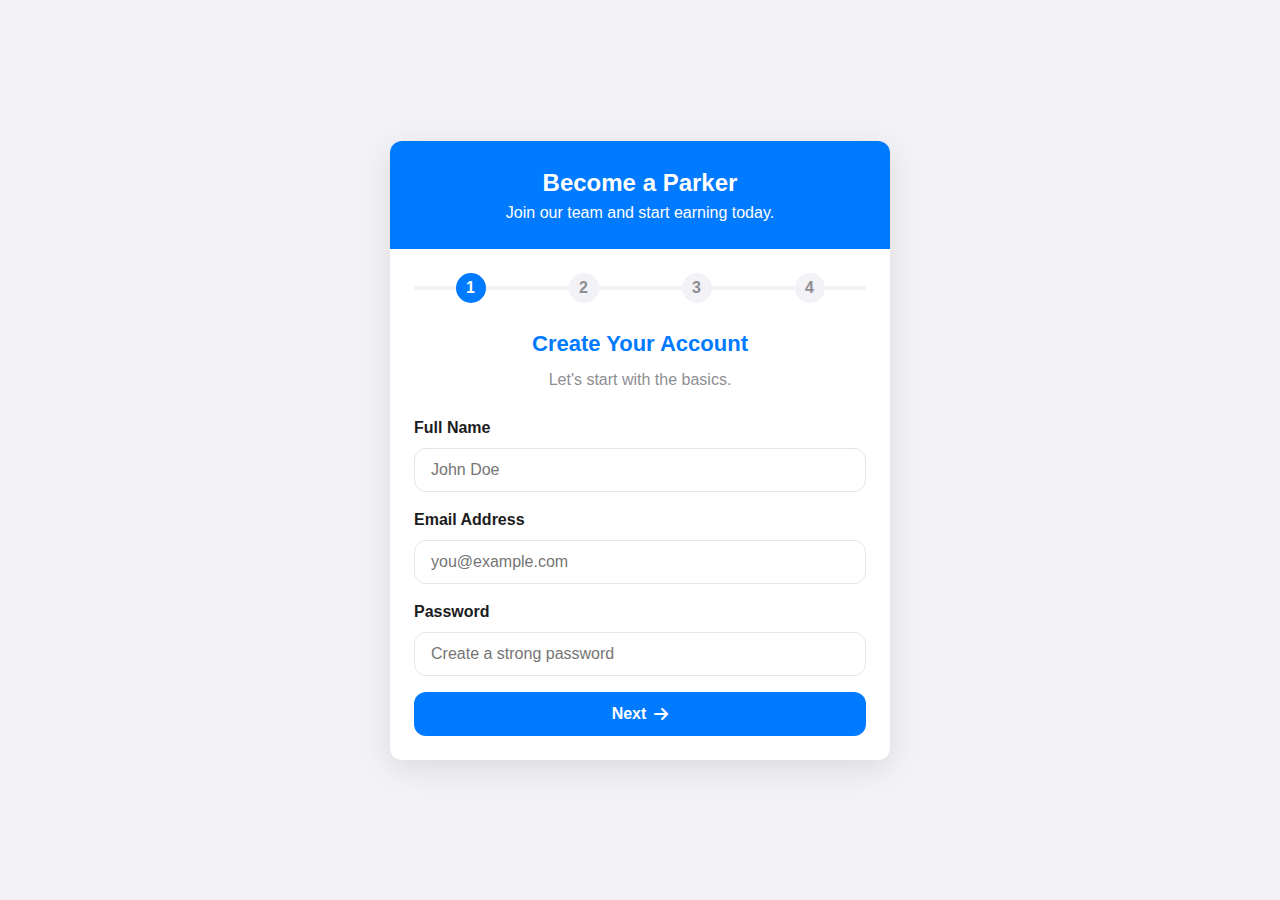
<file: parkr-valet (1)/signup (1).html>
<!DOCTYPE html>
<html lang="en">
<head>
    <meta charset="UTF-8">
    <meta name="viewport" content="width=device-width, initial-scale=1.0">
    <title>Become a Parker - Parkr Valet</title>
    <link href="https://cdnjs.cloudflare.com/ajax/libs/font-awesome/6.4.0/css/all.min.css" rel="stylesheet">
    <style>
        * {
            margin: 0;
            padding: 0;
            box-sizing: border-box;
            -webkit-tap-highlight-color: transparent;
        }

        :root {
            --primary-blue: #007AFF;
            --secondary-blue: #5AC8FA;
            --dark-blue: #0051D0;
            --light-blue: #E3F2FD;
            --white: #FFFFFF;
            --light-gray: #F2F2F7;
            --gray: #8E8E93;
            --dark-gray: #1C1C1E;
            --success: #34C759;
            --warning: #FF9500;
            --danger: #FF3B30;
            --shadow: rgba(0, 0, 0, 0.1);
            --border-radius: 12px;
            --spacing: 16px;
        }

        body {
            font-family: -apple-system, BlinkMacSystemFont, 'SF Pro Display', 'Segoe UI', Roboto, sans-serif;
            color: var(--dark-gray);
            line-height: 1.5;
            background: var(--light-gray);
            display: flex;
            justify-content: center;
            align-items: center;
            min-height: 100vh;
            padding: var(--spacing);
        }
        .signup-container {
            background: var(--white);
            border-radius: var(--border-radius);
            box-shadow: 0 8px 32px var(--shadow);
            max-width: 500px;
            width: 100%;
            overflow: hidden;
        }
        .signup-header {
            background: var(--primary-blue);
            color: var(--white);
            padding: 24px;
            text-align: center;
        }
        .signup-header h1 {
            font-size: 24px;
            font-weight: 700;
        }
        .signup-body {
            padding: 24px;
        }
        .form-group {
            margin-bottom: var(--spacing);
        }

        .form-group label {
            display: block;
            margin-bottom: 8px;
            font-weight: 600;
            color: var(--dark-gray);
        }

        .form-group input, .form-group select {
            width: 100%;
            padding: 12px 16px;
            border: 1.5px solid #E5E5EA;
            border-radius: var(--border-radius);
            font-size: 16px;
            transition: border-color 0.2s;
            background: var(--white);
        }

        .form-group input:focus, .form-group select:focus {
            outline: none;
            border-color: var(--primary-blue);
            box-shadow: 0 0 0 3px rgba(0, 122, 255, 0.1);
        }
         .btn {
            padding: 12px 20px;
            border-radius: var(--border-radius);
            text-decoration: none;
            font-weight: 600;
            font-size: 16px;
            transition: all 0.2s ease;
            border: none;
            cursor: pointer;
            display: inline-flex;
            align-items: center;
            justify-content: center;
            gap: 8px;
            min-height: 44px;
            position: relative;
            overflow: hidden;
            width: 100%;
        }

        .btn-primary {
            background: var(--primary-blue);
            color: var(--white);
        }

        .btn-primary:hover {
            background: var(--dark-blue);
        }

        .progress-bar {
            display: flex;
            justify-content: space-around;
            margin-bottom: 24px;
            position: relative;
        }
        .progress-step {
            width: 30px;
            height: 30px;
            background: var(--light-gray);
            border-radius: 50%;
            display: flex;
            align-items: center;
            justify-content: center;
            font-weight: 700;
            color: var(--gray);
            border: 2px solid var(--light-gray);
            transition: all 0.3s ease;
            z-index: 1;
        }
        .progress-bar::before {
            content: '';
            position: absolute;
            top: 50%;
            left: 0;
            transform: translateY(-50%);
            height: 4px;
            width: 100%;
            background-color: var(--light-gray);
            z-index: 0;
        }
        .progress-bar .progress {
            position: absolute;
            top: 50%;
            left: 0;
            transform: translateY(-50%);
            height: 4px;
            background-color: var(--primary-blue);
            width: 0%;
            z-index: 0;
            transition: width 0.3s ease;
        }
        .progress-step.active {
            background: var(--primary-blue);
            color: var(--white);
            border-color: var(--primary-blue);
        }
        .form-step {
            display: none;
        }
        .form-step.active {
            display: block;
            animation: fadeIn 0.5s ease-in-out;
        }
        @keyframes fadeIn {
            from { opacity: 0; transform: translateY(20px); }
            to { opacity: 1; transform: translateY(0); }
        }
        .step-title {
            font-size: 22px;
            font-weight: 700;
            color: var(--primary-blue);
            margin-bottom: 8px;
            text-align: center;
        }
        .step-subtitle {
            text-align: center;
            color: var(--gray);
            margin-bottom: 24px;
        }
        .button-group {
            display: flex;
            gap: 12px;
            margin-top: 24px;
        }
        .disclaimer {
            font-size: 12px;
            color: var(--gray);
            margin-top: 4px;
        }
        .checkbox-label {
            display: flex;
            align-items: center;
            gap: 8px;
            font-size: 14px;
        }
        .checkbox-label a {
            color: var(--primary-blue);
            text-decoration: none;
        }
        .checkbox-label a:hover {
            text-decoration: underline;
        }
        .file-input-wrapper {
            border: 2px dashed #E5E5EA;
            border-radius: var(--border-radius);
            padding: 20px;
            text-align: center;
            cursor: pointer;
            transition: all 0.2s;
        }
        .file-input-wrapper:hover {
            border-color: var(--primary-blue);
            background: var(--light-blue);
        }
        .file-input-wrapper .file-input-icon {
            font-size: 24px;
            color: var(--primary-blue);
            margin-bottom: 8px;
        }
        .file-input-wrapper input[type="file"] {
            display: none;
        }
        .success-animation {
            text-align: center;
            padding: 40px 20px;
        }
        .success-checkmark {
            width: 80px;
            height: 80px;
            background: var(--success);
            border-radius: 50%;
            display: flex;
            align-items: center;
            justify-content: center;
            margin: 0 auto 20px;
            animation: bounceIn 0.6s ease-out;
        }
        @keyframes bounceIn {
            0% { transform: scale(0.3); opacity: 0; }
            50% { transform: scale(1.05); }
            70% { transform: scale(0.9); }
            100% { transform: scale(1); opacity: 1; }
        }
    </style>
</head>
<body>
    <div class="signup-container">
        <div class="signup-header">
            <h1>Become a Parker</h1>
            <p>Join our team and start earning today.</p>
        </div>
        <div class="signup-body">
            <div class="progress-bar">
                <div class="progress"></div>
                <div class="progress-step active" data-step="1">1</div>
                <div class="progress-step" data-step="2">2</div>
                <div class="progress-step" data-step="3">3</div>
                <div class="progress-step" data-step="4">4</div>
            </div>

            <form id="signup-form" novalidate>
                <!-- Step 1: Account Creation -->
                <div id="step-1" class="form-step active">
                    <h2 class="step-title">Create Your Account</h2>
                    <p class="step-subtitle">Let's start with the basics.</p>
                    <div class="form-group">
                        <label for="fullname">Full Name</label>
                        <input type="text" id="fullname" name="fullname" placeholder="John Doe" required>
                    </div>
                    <div class="form-group">
                        <label for="email">Email Address</label>
                        <input type="email" id="email" name="email" placeholder="you@example.com" required>
                    </div>
                    <div class="form-group">
                        <label for="password">Password</label>
                        <input type="password" id="password" name="password" placeholder="Create a strong password" required>
                    </div>
                    <button type="button" class="btn btn-primary next-btn">Next <i class="fas fa-arrow-right"></i></button>
                </div>

                <!-- Step 2: Personal & Vehicle Information -->
                <div id="step-2" class="form-step">
                    <h2 class="step-title">Personal & Vehicle Details</h2>
                    <p class="step-subtitle">We need this information for your profile and for safety reasons.</p>
                    <div class="form-group">
                        <label for="dob">Date of Birth</label>
                        <input type="date" id="dob" name="dob" required>
                    </div>
                    <div class="form-group">
                        <label for="address">Full Address</label>
                        <input type="text" id="address" name="address" placeholder="123 Main St, Dallas, TX 75201" required>
                    </div>
                    <div class="form-group">
                        <label for="ssn">Social Security Number (SSN)</label>
                        <input type="text" id="ssn" name="ssn" placeholder="XXX-XX-XXXX" required>
                        <p class="disclaimer">Your SSN is required for background check purposes. It will be encrypted and handled securely.</p>
                    </div>
                    <div class="form-group">
                        <label for="driver_license">Driver's License Number</label>
                        <input type="text" id="driver_license" name="driver_license" placeholder="e.g., D12345678" required>
                    </div>
                    <hr style="margin: 24px 0; border: 1px solid var(--light-gray);">
                    <div class="form-group">
                        <label for="make">Vehicle Make</label>
                        <input type="text" id="make" name="make" placeholder="e.g., Toyota" required>
                    </div>
                    <div class="form-group">
                        <label for="model">Vehicle Model</label>
                        <input type="text" id="model" name="model" placeholder="e.g., Camry" required>
                    </div>
                    <div class="form-group">
                        <label for="year">Vehicle Year</label>
                        <input type="number" id="year" name="year" placeholder="e.g., 2020" min="2008" max="2025" required>
                        <p class="disclaimer">Vehicle must be year 2008 or newer.</p>
                    </div>
                    <div class="form-group">
                        <label for="license_plate">License Plate</label>
                        <input type="text" id="license_plate" name="license_plate" placeholder="e.g., ABC-1234" required>
                    </div>
                    <div class="button-group">
                        <button type="button" class="btn btn-secondary prev-btn"><i class="fas fa-arrow-left"></i> Previous</button>
                        <button type="button" class="btn btn-primary next-btn">Next <i class="fas fa-arrow-right"></i></button>
                    </div>
                </div>

                <!-- Step 3: Document Upload -->
                <div id="step-3" class="form-step">
                    <h2 class="step-title">Upload Documents</h2>
                    <p class="step-subtitle">Please provide clear photos of the following documents.</p>
                    <div class="form-group">
                        <label>Vehicle Registration</label>
                        <label for="registration" class="file-input-wrapper">
                            <div class="file-input-icon"><i class="fas fa-cloud-upload-alt"></i></div>
                            <span class="file-input-text">Click to upload or drag & drop</span>
                        </label>
                        <input type="file" id="registration" name="registration" required>
                    </div>
                    <div class="form-group">
                        <label>Proof of Insurance</label>
                        <label for="insurance" class="file-input-wrapper">
                            <div class="file-input-icon"><i class="fas fa-cloud-upload-alt"></i></div>
                            <span class="file-input-text">Click to upload or drag & drop</span>
                        </label>
                        <input type="file" id="insurance" name="insurance" required>
                    </div>
                    <div class="button-group">
                        <button type="button" class="btn btn-secondary prev-btn"><i class="fas fa-arrow-left"></i> Previous</button>
                        <button type="button" class="btn btn-primary next-btn">Next <i class="fas fa-arrow-right"></i></button>
                    </div>
                </div>

                <!-- Step 4: Agreements & Submission -->
                <div id="step-4" class="form-step">
                    <h2 class="step-title">Final Agreements</h2>
                    <p class="step-subtitle">Please review and agree to the following.</p>
                    <div class="form-group">
                        <label class="checkbox-label">
                            <input type="checkbox" name="terms" required>
                            I agree to the <a href="#" target="_blank">Terms of Service</a> and <a href="#" target="_blank">Privacy Policy</a>.
                        </label>
                    </div>
                    <div class="form-group">
                        <label class="checkbox-label">
                            <input type="checkbox" name="background_check" required>
                            I consent to a background check.
                        </label>
                    </div>
                    <div class="button-group">
                        <button type="button" class="btn btn-secondary prev-btn"><i class="fas fa-arrow-left"></i> Previous</button>
                        <button type="submit" class="btn btn-primary">Submit Application</button>
                    </div>
                </div>

                <!-- Step 5: Confirmation -->
                <div id="step-5" class="form-step">
                    <div class="success-animation">
                        <div class="success-checkmark">
                            <i class="fas fa-check" style="color: white; font-size: 32px;"></i>
                        </div>
                        <h2 class="step-title">Application Submitted!</h2>
                        <p class="step-subtitle">Thank you for applying to become a Parker. We are reviewing your application and will notify you via email within 3-5 business days.</p>
                        <a href="index.html" class="btn btn-primary">Back to Home</a>
                    </div>
                </div>
            </form>
        </div>
    </div>
    <script>
        document.addEventListener('DOMContentLoaded', function() {
            const form = document.getElementById('signup-form');
            const steps = Array.from(form.querySelectorAll('.form-step'));
            const nextButtons = form.querySelectorAll('.next-btn');
            const prevButtons = form.querySelectorAll('.prev-btn');
            const progressBar = document.querySelector('.progress-bar .progress');
            const progressSteps = document.querySelectorAll('.progress-step');

            let currentStep = 0;

            function updateProgress() {
                progressSteps.forEach((step, index) => {
                    if (index < currentStep + 1) {
                        step.classList.add('active');
                    } else {
                        step.classList.remove('active');
                    }
                });
                const progressPercentage = (currentStep / (progressSteps.length - 1)) * 100;
                progressBar.style.width = `${progressPercentage}%`;
            }

            function showStep(stepIndex) {
                steps.forEach((step, index) => {
                    step.classList.toggle('active', index === stepIndex);
                });
                updateProgress();
            }

            function validateStep(stepIndex) {
                const currentStepFields = steps[stepIndex].querySelectorAll('input[required]');
                let isValid = true;
                currentStepFields.forEach(field => {
                    if (!field.value.trim() || (field.type === 'checkbox' && !field.checked)) {
                        isValid = false;
                        field.style.borderColor = 'var(--danger)';
                    } else {
                        field.style.borderColor = '#E5E5EA';
                    }
                });
                return isValid;
            }

            nextButtons.forEach(button => {
                button.addEventListener('click', () => {
                    if (validateStep(currentStep) && currentStep < steps.length - 2) {
                        currentStep++;
                        showStep(currentStep);
                    }
                });
            });

            prevButtons.forEach(button => {
                button.addEventListener('click', () => {
                    if (currentStep > 0) {
                        currentStep--;
                        showStep(currentStep);
                    }
                });
            });

            form.addEventListener('submit', (e) => {
                e.preventDefault();
                if (validateStep(currentStep)) {
                    console.log('Form submitted with data:', new FormData(form));
                    currentStep = steps.length - 1; // Go to confirmation step
                    showStep(currentStep);
                    document.querySelector('.progress-bar').style.display = 'none';
                }
            });

            // File input UI
            document.querySelectorAll('.file-input-wrapper').forEach(wrapper => {
                const input = wrapper.nextElementSibling;
                const text = wrapper.querySelector('.file-input-text');

                input.addEventListener('change', () => {
                    if (input.files.length > 0) {
                        text.textContent = input.files[0].name;
                        wrapper.style.borderColor = 'var(--success)';
                    } else {
                        text.textContent = 'Click to upload or drag & drop';
                    }
                });
            });

            showStep(currentStep);
        });
    </script>
</body>
</html>
</file>
